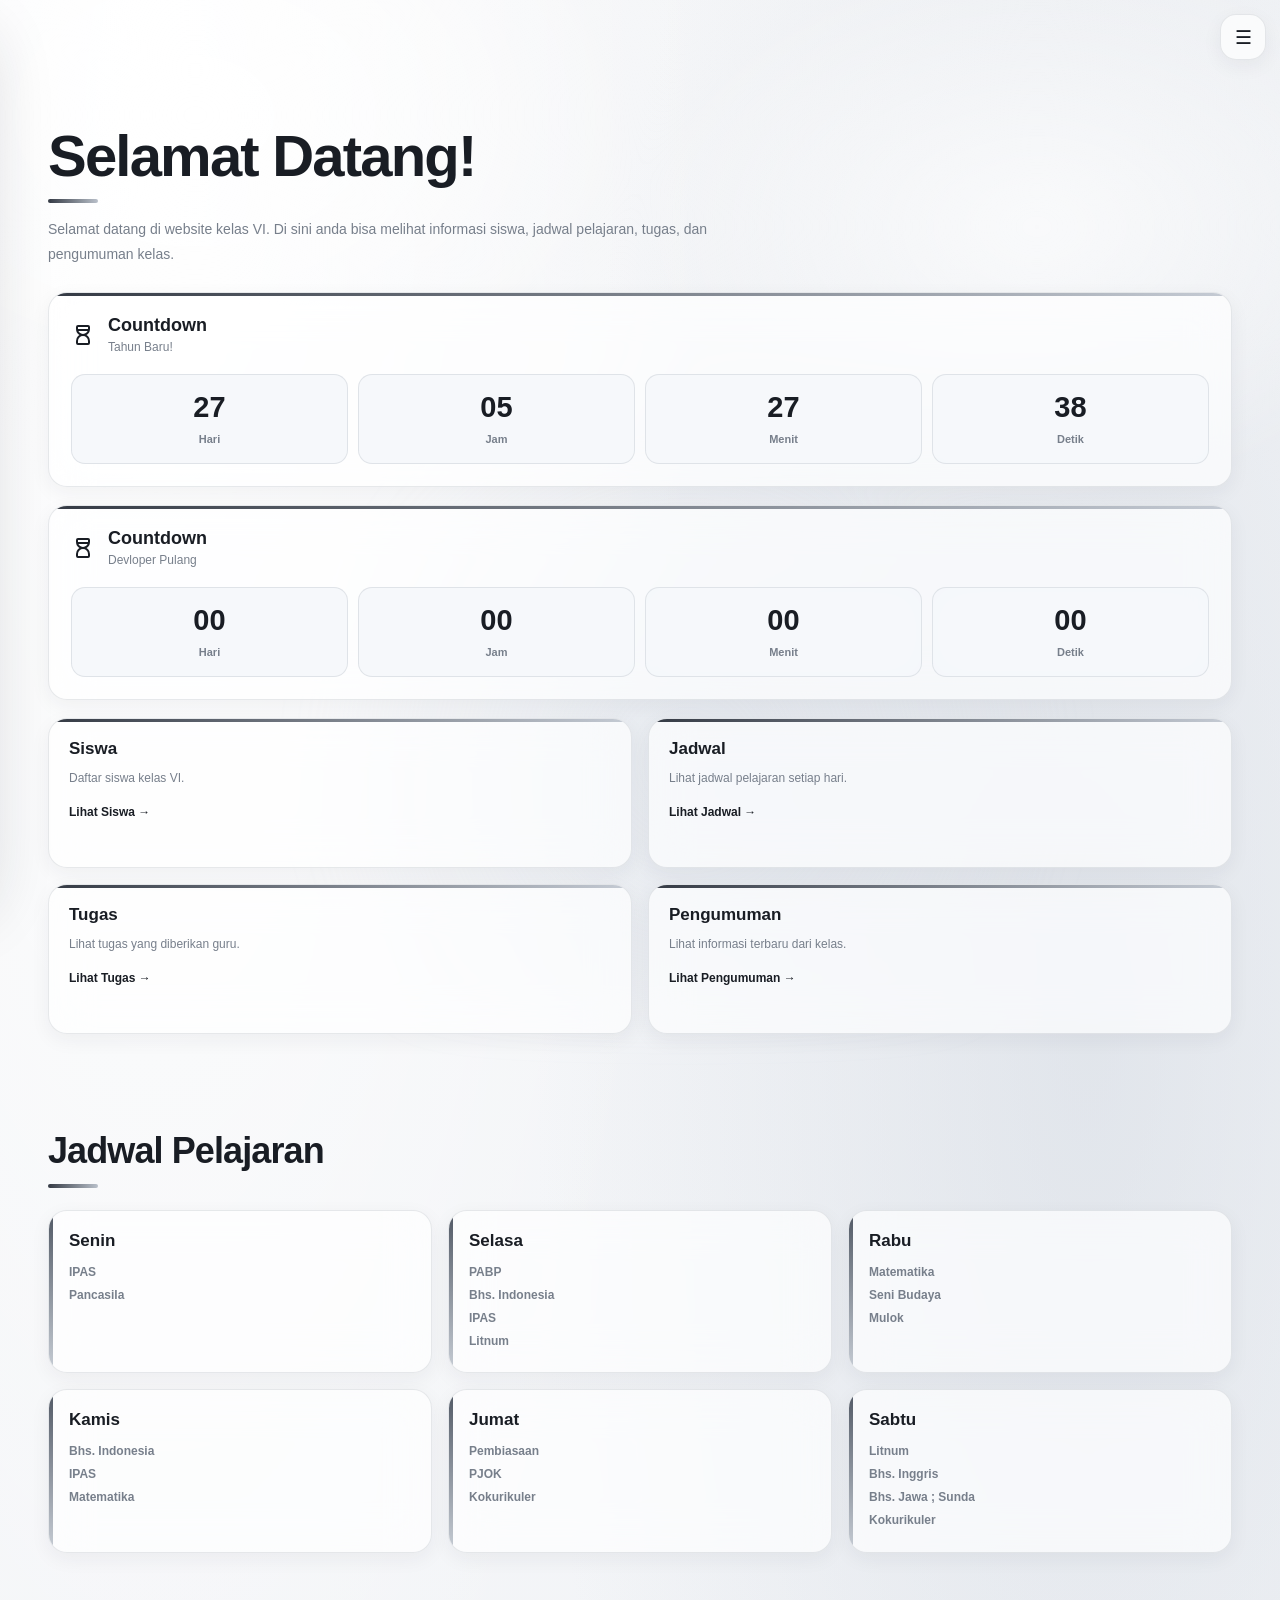
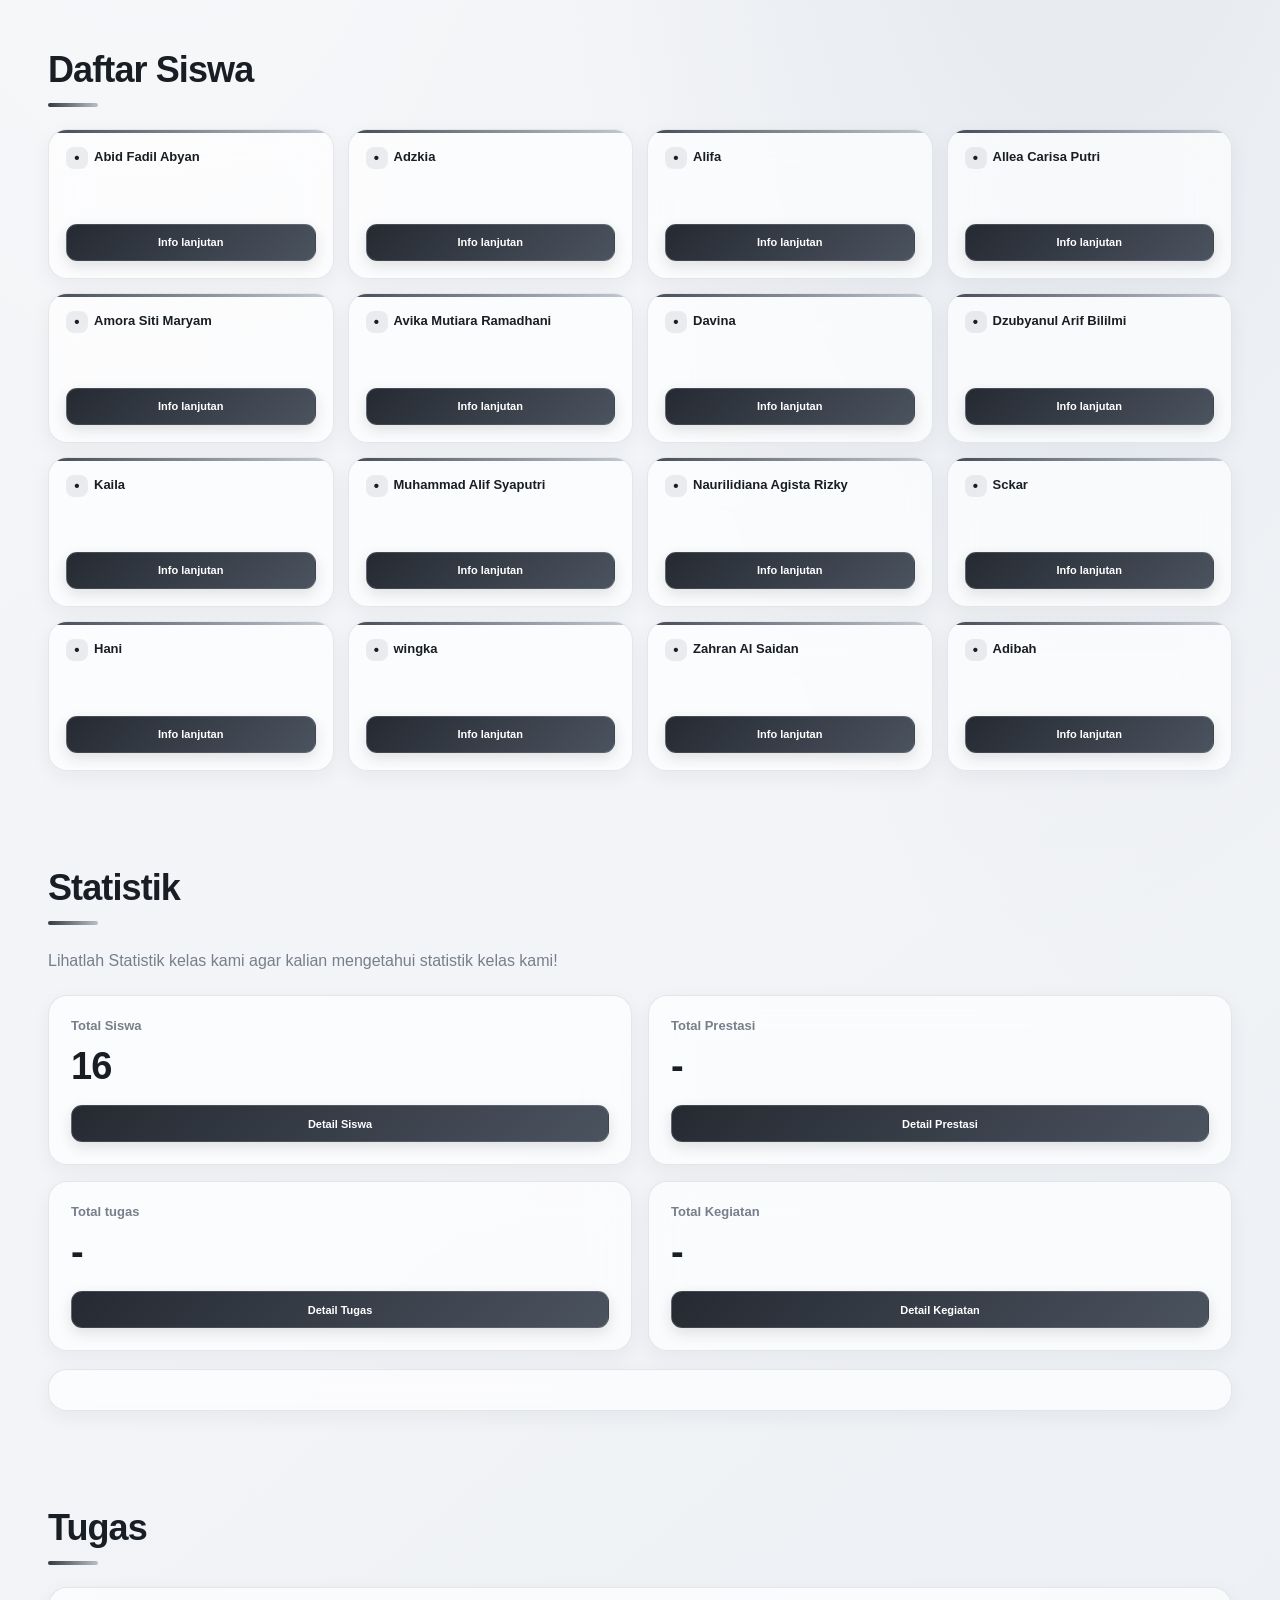
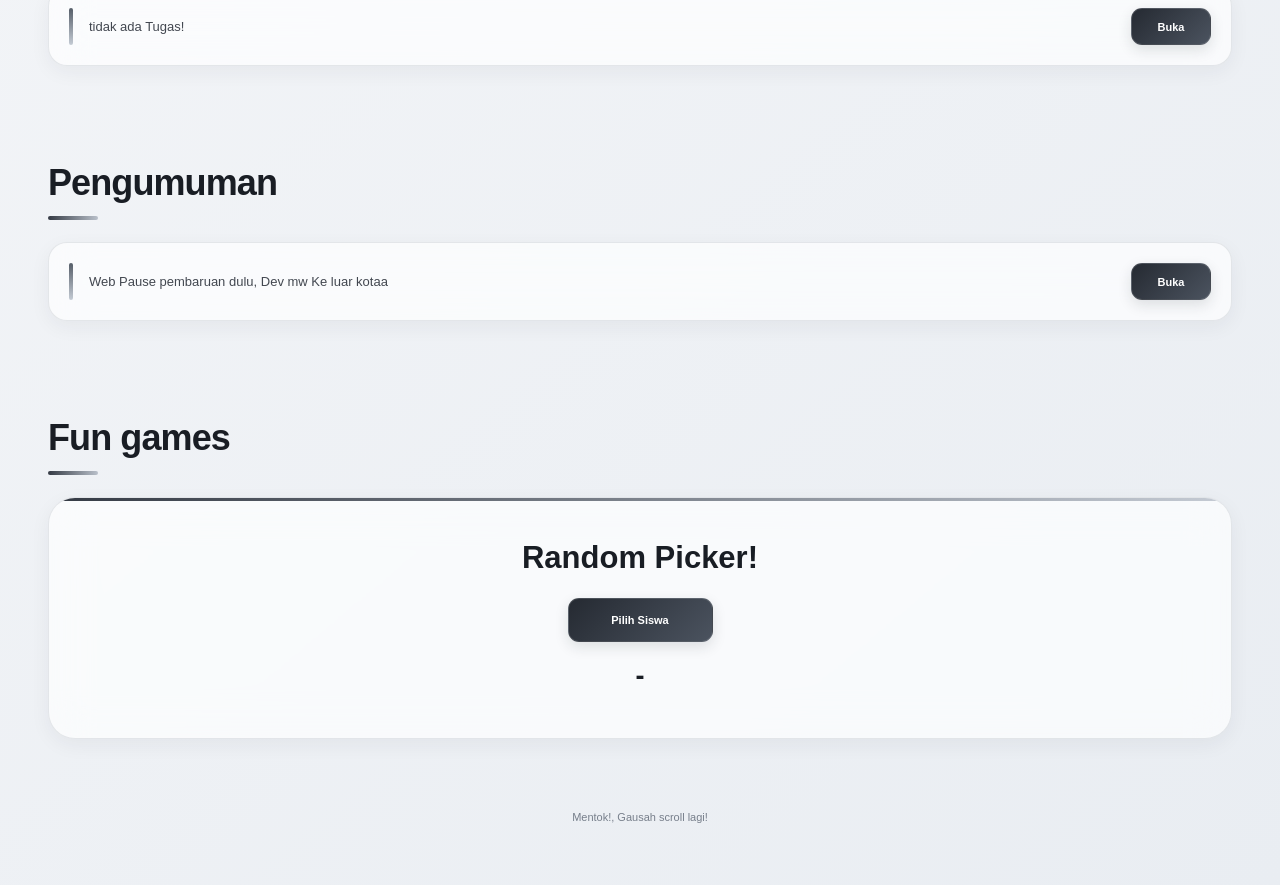
<file: index.html>
<!DOCTYPE html>
<html lang="id">

<head>
    <meta charset="UTF-8">
    <meta name="viewport" content="width=device-width, initial-scale=1.0">
    <meta name="google-site-verification" content="yVmpKDWF6M1UAur2NxdoeUus-ca5rGnGaE4Rs-OZgmA" />    
    <title>Web Kelas VI Necipat</title>
    <link rel="icon" type="image/jpeg" href="Icon.png">
    <link rel="stylesheet" href="style.css">
    <script src="script.js" defer></script>
</head>

<body>

    <!-- Sidebar -->

    <nav class="sidebar hidden" id="sidebar">

        <div class="logo">
            <img src="Icon.png" alt="fotokelas">
            <p>KELAS VI NECIPAT</p>
        </div>

        <a href="#home">


            <svg xmlns="http://www.w3.org/2000/svg" width="20" height="20" viewBox="0 0 24 24" fill="none"
                stroke="currentColor" stroke-width="2" stroke-linecap="round" stroke-linejoin="round"
                class="icon icon-tabler icons-tabler-outline icon-tabler-home">

                <path stroke="none" d="M0 0h24v24H0z" fill="none" />
                <path d="M5 12l-2 0l9 -9l9 9l-2 0" />
                <path d="M5 12v7a2 2 0 0 0 2 2h10a2 2 0 0 0 2 -2v-7" />
                <path d="M9 21v-6a2 2 0 0 1 2 -2h2a2 2 0 0 1 2 2v6" />
            </svg>

            <span> Home</span>

        </a>
        <a href="#jadwal">

            <svg xmlns="http://www.w3.org/2000/svg" width="24" height="24" viewBox="0 0 24 24" fill="none"
                stroke="currentColor" stroke-width="2" stroke-linecap="round" stroke-linejoin="round"
                class="icon icon-tabler icons-tabler-outline icon-tabler-calendar-event">
                <path stroke="none" d="M0 0h24v24H0z" fill="none" />
                <path d="M4 7a2 2 0 0 1 2 -2h12a2 2 0 0 1 2 2v12a2 2 0 0 1 -2 2h-12a2 2 0 0 1 -2 -2l0 -12" />
                <path d="M16 3l0 4" />
                <path d="M8 3l0 4" />
                <path d="M4 11l16 0" />
                <path d="M8 15h2v2h-2l0 -2" />
            </svg>

            <span> Jadwal</span>
        </a>
        <a href="#siswa">
            <svg xmlns="http://www.w3.org/2000/svg" width="24" height="24" viewBox="0 0 24 24" fill="none"
                stroke="currentColor" stroke-width="2" stroke-linecap="round" stroke-linejoin="round"
                class="icon icon-tabler icons-tabler-outline icon-tabler-users">
                <path stroke="none" d="M0 0h24v24H0z" fill="none" />
                <path d="M5 7a4 4 0 1 0 8 0a4 4 0 1 0 -8 0" />
                <path d="M3 21v-2a4 4 0 0 1 4 -4h4a4 4 0 0 1 4 4v2" />
                <path d="M16 3.13a4 4 0 0 1 0 7.75" />
                <path d="M21 21v-2a4 4 0 0 0 -3 -3.85" />
            </svg>

            <span> Siswa</span>
        </a>
        <a href="#tugas">
            <svg xmlns="http://www.w3.org/2000/svg" width="24" height="24" viewBox="0 0 24 24" fill="none"
                stroke="currentColor" stroke-width="2" stroke-linecap="round" stroke-linejoin="round"
                class="icon icon-tabler icons-tabler-outline icon-tabler-book">
                <path stroke="none" d="M0 0h24v24H0z" fill="none" />
                <path d="M3 19a9 9 0 0 1 9 0a9 9 0 0 1 9 0" />
                <path d="M3 6a9 9 0 0 1 9 0a9 9 0 0 1 9 0" />
                <path d="M3 6l0 13" />
                <path d="M12 6l0 13" />
                <path d="M21 6l0 13" />
            </svg>

            <span> Tugas</span>
        </a>
        <a href="#pengumuman">
            <svg xmlns="http://www.w3.org/2000/svg" width="24" height="24" viewBox="0 0 24 24" fill="none"
                stroke="currentColor" stroke-width="2" stroke-linecap="round" stroke-linejoin="round"
                class="icon icon-tabler icons-tabler-outline icon-tabler-speakerphone">
                <path stroke="none" d="M0 0h24v24H0z" fill="none" />
                <path d="M18 8a3 3 0 0 1 0 6" />
                <path d="M10 8v11a1 1 0 0 1 -1 1h-1a1 1 0 0 1 -1 -1v-5" />
                <path
                    d="M12 8l4.524 -3.77a.9 .9 0 0 1 1.476 .692v12.156a.9 .9 0 0 1 -1.476 .692l-4.524 -3.77h-8a1 1 0 0 1 -1 -1v-4a1 1 0 0 1 1 -1h8" />
            </svg>

            <span> Pengumuman</span>
        </a>
        <a href="#fun-games">
            <svg xmlns="http://www.w3.org/2000/svg" width="24" height="24" viewBox="0 0 24 24" fill="none"
                stroke="currentColor" stroke-width="2" stroke-linecap="round" stroke-linejoin="round"
                class="icon icon-tabler icons-tabler-outline icon-tabler-device-gamepad-2">
                <path stroke="none" d="M0 0h24v24H0z" fill="none" />
                <path
                    d="M12 5h3.5a5 5 0 0 1 0 10h-5.5l-4.015 4.227a2.3 2.3 0 0 1 -3.923 -2.035l1.634 -8.173a5 5 0 0 1 4.904 -4.019h3.4" />
                <path d="M14 15l4.07 4.284a2.3 2.3 0 0 0 3.925 -2.023l-1.6 -8.232" />
                <path d="M8 9v2" />
                <path d="M7 10h2" />
                <path d="M14 10h2" />
            </svg>

            <span> Fun Game</span>
        </a>

        <button id="theme-toggle">🌙 Mode Gelap</button>

        <div class="jam-digital" id="jam-digital">00:00:00</div>
        <div class="tanggal-digital" id="tanggal-digital">1 januari 1111</div>
    </nav>

    <button id="sidebar-toggle">☰</button>


    <!-- Konten Utama -->
    <main class="content">

        <!-- HOME -->
        <section id="home" class="home">
            <h2>Selamat Datang!</h2>
            <p>
                    Selamat datang di website kelas VI.
                    Di sini anda bisa melihat informasi siswa,
                    jadwal pelajaran, tugas, dan pengumuman kelas.
            </p>

            <!--coundown 1-->

            <div class="countdown-widget">

                <div class="countdown-title">

                    <svg xmlns="http://www.w3.org/2000/svg" width="24" height="24" viewBox="0 0 24 24" fill="none"
                        stroke="currentColor" stroke-width="2" stroke-linecap="round" stroke-linejoin="round"
                        class="icon icon-tabler icons-tabler-outline icon-tabler-hourglass-high">
                        <path stroke="none" d="M0 0h24v24H0z" fill="none" />
                        <path d="M6.5 7h11" />
                        <path d="M6 20v-2a6 6 0 1 1 12 0v2a1 1 0 0 1 -1 1h-10a1 1 0 0 1 -1 -1" />
                        <path d="M6 4v2a6 6 0 1 0 12 0v-2a1 1 0 0 0 -1 -1h-10a1 1 0 0 0 -1 1" />
                    </svg>

                    <div>
                        <h2>Countdown</h2>
                        <p>Tahun Baru!</p>
                    </div>
                </div>

                <div class="countdown-time">

                    <div class="countdown-box">
                        <strong id="countdown-days">00</strong>
                        <span>Hari</span>
                    </div>

                    <div class="countdown-box">
                        <strong id="countdown-hours">00</strong>
                        <span>Jam</span>
                    </div>

                    <div class="countdown-box">
                        <strong id="countdown-minutes">00</strong>
                        <span>Menit</span>
                    </div>

                    <div class="countdown-box">
                        <strong id="countdown-seconds">00</strong>
                        <span>Detik</span>
                    </div>

                </div>

            </div>

            <!--Countdown 2-->
            <div class="countdown-widget">

                <div class="countdown-title">

                    <svg xmlns="http://www.w3.org/2000/svg" width="24" height="24" viewBox="0 0 24 24" fill="none"
                        stroke="currentColor" stroke-width="2" stroke-linecap="round" stroke-linejoin="round"
                        class="icon icon-tabler icons-tabler-outline icon-tabler-hourglass-high">
                        <path stroke="none" d="M0 0h24v24H0z" fill="none" />
                        <path d="M6.5 7h11" />
                        <path d="M6 20v-2a6 6 0 1 1 12 0v2a1 1 0 0 1 -1 1h-10a1 1 0 0 1 -1 -1" />
                        <path d="M6 4v2a6 6 0 1 0 12 0v-2a1 1 0 0 0 -1 -1h-10a1 1 0 0 0 -1 1" />
                    </svg>

                    <div>
                        <h2>Countdown</h2>
                        <p>Devloper Pulang</p>
                    </div>
                </div>

                <div class="countdown-time">

                    <div class="countdown-box">
                        <strong id="countdown-days2">00</strong>
                        <span>Hari</span>
                    </div>

                    <div class="countdown-box">
                        <strong id="countdown-hours2">00</strong>
                        <span>Jam</span>
                    </div>

                    <div class="countdown-box">
                        <strong id="countdown-minutes2">00</strong>
                        <span>Menit</span>
                    </div>

                    <div class="countdown-box">
                        <strong id="countdown-seconds2">00</strong>
                        <span>Detik</span>
                    </div>

                </div>

            </div>
            <!--home ifno-->

            <div class="home-info">

                <div class="info-card">
                    <h2>Siswa</h2>
                    <p>Daftar siswa kelas VI.</p>
                    <a href="#siswa">Lihat Siswa</a>
                    
                </div>

                <div class="info-card">
                    <h2>Jadwal</h2>
                    <p>Lihat jadwal pelajaran setiap hari.</p> 
                    <a href="#jadwal">Lihat Jadwal</a>
                </div>

                <div class="info-card">
                    <h2>Tugas</h2>
                    <p>Lihat tugas yang diberikan guru.</p>
                    <a href="#tugas">Lihat Tugas</a>
                </div>

                <div class="info-card">
                    <h2>Pengumuman</h2> 
                    <p>Lihat informasi terbaru dari kelas.</p>
                    <a href="#pengumuman">Lihat Pengumuman</a>
                </div>

            </div>
        </section>


        <!-- JADWAL -->
        <section id="jadwal">

            <h2>Jadwal Pelajaran</h2>

            <div class="jadwal-container">

                <div class="senin">
                    <h2>Senin</h2>
                    <p>
                        IPAS<br>
                        Pancasila
                    </p>
                </div>

                <div class="selasa">
                    <h2>Selasa</h2>
                    <p>
                        PABP<br>
                        Bhs. Indonesia<br>
                        IPAS<br>
                        Litnum
                    </p>
                </div>

                <div class="rabu">
                    <h2>Rabu</h2>
                    <p>
                        Matematika<br>
                        Seni Budaya<br>
                        Mulok
                    </p>
                </div>

                <div class="kamis">
                    <h2>Kamis</h2>
                    <p>
                        Bhs. Indonesia<br>
                        IPAS<br>
                        Matematika
                    </p>
                </div>

                <div class="jumat">
                    <h2>Jumat</h2>
                    <p>
                        Pembiasaan<br>
                        PJOK<br>
                        Kokurikuler
                    </p>
                </div>

                <div class="sabtu">
                    <h2>Sabtu</h2>
                    <p>
                        Litnum<br>
                        Bhs. Inggris<br>
                        Bhs. Jawa ; Sunda<br>
                        Kokurikuler
                    </p>
                </div>

            </div>

        </section>

        <!-- SISWA -->
        <section id="siswa">

            <h2>Daftar Siswa</h2>

            <div class="siswa">

                <div class="fadil">
                    <h2>Abid Fadil Abyan</h2>
                    <button id="buka-modal-fadil">Info lanjutan</button>
                </div>

                <div class="adzkia">
                    <h2>Adzkia</h2>
                    <button id="buka-modal-adzkia">Info lanjutan</button>
                </div>

                <div class="alifa">
                    <h2>Alifa</h2>
                    <button id="buka-modal-alifa">Info lanjutan</button>
                </div>

                <div class="allea">
                    <h2>Allea Carisa Putri</h2>
                    <button id="buka-modal-allea">Info lanjutan</button>
                </div>

                <div class="amora">
                    <h2>Amora Siti Maryam</h2>
                    <button id="buka-modal-amora">Info lanjutan</button>
                </div>

                <div class="avika">
                    <h2>Avika Mutiara Ramadhani</h2>
                    <button id="buka-modal-avika">Info lanjutan</button>
                </div>

                <div class="davina">
                    <h2>Davina</h2>
                    <button id="buka-modal-davina">Info lanjutan</button>
                </div>

                <div class="byan">
                    <h2>Dzubyanul Arif Bililmi</h2>
                    <button id="buka-modal-byan">Info lanjutan</button>
                </div>

                <div class="kaila">
                    <h2>Kaila</h2>
                    <button id="buka-modal-kaila">Info lanjutan</button>
                </div>

                <div class="alif">
                    <h2>Muhammad Alif Syaputri</h2>
                    <button id="buka-modal-alif">Info lanjutan</button>
                </div>

                <div class="agis">
                    <h2>Naurilidiana Agista Rizky</h2>
                    <button id="buka-modal-agis">Info lanjutan</button>
                </div>

                <div class="sckar">
                    <h2>Sckar</h2>
                    <button id="buka-modal-sckar">Info lanjutan</button>
                </div>

                <div class="hani">
                    <h2>Hani</h2>
                    <button id="buka-modal-hani">Info lanjutan</button>
                </div>

                <div class="wingka">
                    <h2>wingka</h2>
                    <button id="buka-modal-wingka">Info lanjutan</button>
                </div>

                <div class="zahran">
                    <h2>Zahran Al Saidan</h2>
                    <button id="buka-modal-zahran">Info lanjutan</button>
                </div>

                <div class="adibah">
                    <h2>Adibah</h2>
                    <button id="buka-modal-adibah">Info lanjutan</button>
                </div>


            </div>

        </section>

        <!--MODAL-->

        <div class="modal" id="modal-fadil">
            <div class="modal-content">

                <button class="modal-close" id="tutup-modal-fadil">X</button>

                <h2>Fadil Abid Abyan</h2>

                <p>Nama Panjang: Abid Fadil Abyan</p>
                <p>Jabatan: -</p>
                <p>Hobi: -</p>
                <p>Kata-Kata: "-"</p>
            </div>
        </div>

        <div class="modal" id="modal-adzkia">
            <div class="modal-content">

                <button class="modal-close" id="tutup-modal-adzkia">X</button>

                <h2>Adzkia</h2>

                <p>Nama Panjang: -</p>
                <p>Jabatan: Murid biasa</p>
                <p>Hobi: Voli</p>
                <p>Kata-Kata: "bngke"</p>
            </div>
        </div>

        <div class="modal" id="modal-alifa">
            <div class="modal-content">

                <button class="modal-close" id="tutup-modal-alifa">X</button>

                <h2>Alifa</h2>

                <p>Nama Panjang: </p>
                <p>Jabatan: Murid biasa</p>
                <p>Hobi: Voli</p>
                <p>Kata-Kata: "anjay"</p>
            </div>
        </div>

        <div class="modal" id="modal-allea">
            <div class="modal-content">

                <button class="modal-close" id="tutup-modal-allea">X</button>

                <h2>Allea</h2>

                <p>Nama Panjang: </p>
                <p>Jabatan: -</p>
                <p>Hobi: -</p>
                <p>Kata-Kata: "-"</p>
            </div>
        </div>

        <div class="modal" id="modal-amora">
            <div class="modal-content">

                <button class="modal-close" id="tutup-modal-amora">X</button>

                <h2>Amora</h2>

                <p>Nama Panjang: Amora Siti Maryam</p>
                <p>Jabatan: -</p>
                <p>Hobi: -</p>
                <p>Kata-Kata: "-"</p>
            </div>
        </div>

        <div class="modal" id="modal-avika">
            <div class="modal-content">

                <button class="modal-close" id="tutup-modal-avika">X</button>

                <h2>Avika</h2>

                <p>Nama Panjang: Avika Mutiara Ramadhani</p>
                <p>Jabatan: Bendahara 1</p>
                <p>Hobi: -</p>
                <p>Kata-Kata: "-"</p>
            </div>
        </div>

        <div class="modal" id="modal-davina">
            <div class="modal-content">

                <button class="modal-close" id="tutup-modal-davina">X</button>

                <h2>Davina</h2>

                <p>Nama Panjang: </p>
                <p>Jabatan: -</p>
                <p>Hobi: -</p>
                <p>Kata-Kata: "-"</p>
            </div>
        </div>

        <div class="modal" id="modal-byan">
            <div class="modal-content">

                <button class="modal-close" id="tutup-modal-byan">X</button>

                <h2>Dzubyanul Arif bililmi</h2>

                <p>Nama Panjang: Dzubyanul Arif Bililmi</p>
                <p>Jabatan: -</p>
                <p>Hobi: -</p>
                <p>Kata-Kata: "-"</p>
            </div>
        </div>

        <div class="modal" id="modal-kaila">
            <div class="modal-content">

                <button class="modal-close" id="tutup-modal-kaila">X</button>

                <h2>Kaila</h2>

                <p>Nama Panjang: -</p>
                <p>Jabatan: -</p>
                <p>Hobi: -</p>
                <p>Kata-Kata: "-"</p>
            </div>
        </div>

        <div class="modal" id="modal-alif">
            <div class="modal-content">

                <button class="modal-close" id="tutup-modal-alif">X</button>

                <h2>Muhammad Alif Syaputri</h2>

                <p>Nama Panjang: Muhammad Alif Syaputra</p>
                <p>Jabatan: -</p>
                <p>Hobi: -</p>
                <p>Kata-Kata: "Dipuji tidak terbang, dihina tiap hari bang"</p>
            </div>
        </div>

        <div class="modal" id="modal-agis">
            <div class="modal-content">

                <button class="modal-close" id="tutup-modal-agis">X</button>

                <h2>Naurilidiana Agista Rizky</h2>

                <p>Nama Panjang: Naurilidiana Agista Rizky</p>
                <p>Jabatan: -</p>
                <p>Hobi: -</p>
                <p>Kata-Kata: "-"</p>
            </div>
        </div>

        <div class="modal" id="modal-sckar">
            <div class="modal-content">

                <button class="modal-close" id="tutup-modal-sckar">X</button>

                <h2>Sckar</h2>

                <p>Nama Panjang: </p>
                <p>Jabatan: -</p>
                <p>Hobi: -</p>
                <p>Kata-Kata: "-"</p>
            </div>
        </div>

        <div class="modal" id="modal-hani">
            <div class="modal-content">

                <button class="modal-close" id="tutup-modal-hani">X</button>

                <h2>Hani</h2>

                <p>Nama Panjang: -</p>
                <p>Jabatan: -</p>
                <p>Hobi: -</p>
                <p>Kata-Kata: "-"</p>
            </div>
        </div>

        <div class="modal" id="modal-wingka">
            <div class="modal-content">

                <button class="modal-close" id="tutup-modal-wingka">X</button>

                <h2>wingka</h2>

                <p>Nama Panjang: -</p>
                <p>Jabatan: -</p>
                <p>Hobi: -</p>
                <p>Kata-Kata: "-"</p>
            </div>
        </div>

        <div class="modal" id="modal-zahran">
            <div class="modal-content">
                <button class="modal-close" id="tutup-modal-zahran">X</button>

                <h2>Zahran Al Saidan</h2>

                <p>Nama Panjang: Zahran Al Saidan</p>
                <p>Jabatan: Wakil Ketua Kelas</p>
                <p>Hobi: Engginering</p>
                <p>Kata-Kata: blyat</p>
            </div>
        </div>

        <div class="modal" id="modal-adibah">
            <div class="modal-content">

                <button class="modal-close" id="tutup-modal-adibah">X</button>

                <h2>Adibah</h2>

                <p>Nama Panjang: -</p>
                <p>Jabatan: -</p>
                <p>Hobi: -</p>
                <p>Kata-Kata: "-"</p>
            </div>
        </div>

        <!--Statistik-->
        <section class="statistik-section" id="statistik-section">
            <h2>Statistik</h2>

            <p>Lihatlah Statistik kelas kami agar kalian mengetahui statistik kelas kami!</p>

            <div class="statistik-grid" id="statistik-grid">
                <div class="statistik-card" id="statistik-card-siswa">
                    <h3>Total Siswa</h3>
                    <p>16</p>
                    <button class="button-statistik" id="button--siswa">Detail Siswa</button>
                </div>

                <div class="statistik-card" id="statistik-card-prestasi">
                    <h3>Total Prestasi</h3>
                    <p>-</p>
                    <button class="button-statistik" id="button-prestasi">Detail Prestasi</button>
                </div>

                <div class="statistik-card" id="statistik-card-tugas">
                    <h3>Total tugas</h3>
                    <p>-</p>
                    <button class="button-statistik" id="button-tugas">Detail Tugas</button>
                </div>

                <div class="statistik-card" id="statistik-card-kegiatan">
                    <h3>Total Kegiatan</h3>
                    <p>-</p>
                    <button class="button-statistik" id="button-kegiatan">Detail Kegiatan</button>
                </div>
            </div>

            <div class="data-lanjutan" id="data-lanjutan">
            </div>
        </section>

        <!-- TUGAS -->
        <section id="tugas">

            <h2>Tugas</h2>

            <div class="tugas-card">
                <p>tidak ada Tugas!</p>
                <button id="buka-modal-tugas1">Buka</button>
            </div>

        </section>

        <div class="modaltugas" id="modaltugas1">
            <div class="modal-content">
                <p>Tidak Ada Tugas!</p>
            </div>
        </div>


        <!-- PENGUMUMAN -->
        <section id="pengumuman">

            <h2>Pengumuman</h2>

            <div class="pengumuman-card">
                <p>Web Pause pembaruan dulu, Dev mw Ke luar kotaa</p>
                <button id="bukamodalpengumuman1">Buka</button>
            </div>

        </section>

        <Div class="modalpengumuman1" id="modalpengumuman1">
            <div class="modal-content">
                <p>Web Pause pembaruan dulu, Dev mw Ke luar kotaa</p>
            </div>
        </Div>


        <!--Fun Games-->
        <Section id="fun-games">
            <h2>Fun games</h2>

            <div class="random-picker">
                <h2 id="judul-RP">Random Picker!</h2>
                <button id="tombol-random">Pilih Siswa</button>
                <h2 id="hasil-random">-</h2>
            </div>
        </Section>

        <div class="bottom">
            <p>Mentok!, Gausah scroll lagi!</p>
        </div>

        <!--Programmernya zahran wkkwkwkwkwkwkwkkwkwkwkw-->
</body>

</html>
</file>
<file: style.css>
/* ==================================================
   KELAS VI NECIPAT — CLOUD UI
   Monochrome • Glassmorphism • Responsive • Dark Mode
   ================================================== */

/* RESET */
*,
*::before,
*::after {
    box-sizing: border-box;
    margin: 0;
    padding: 0;
}

html {
    scroll-behavior: smooth;
    scroll-padding-top: 24px;
}

:root {
    color-scheme: light;

    --bg: #f2f4f7;
    --surface: rgba(255, 255, 255, 0.68);
    --surface-solid: #ffffff;
    --surface-soft: rgba(245, 247, 250, 0.82);

    --text: #424750;
    --heading: #191d24;
    --muted: #777f8b;

    --line: rgba(112, 123, 138, 0.17);
    --line-strong: rgba(85, 96, 110, 0.28);

    --primary: #343a44;
    --primary-hover: #20252d;
    --primary-soft: rgba(95, 105, 120, 0.11);

    --shadow-sm: 0 6px 20px rgba(37, 44, 54, 0.055);
    --shadow-md: 0 14px 38px rgba(37, 44, 54, 0.09);
    --shadow-lg: 0 22px 65px rgba(25, 31, 40, 0.15);

    --radius-sm: 12px;
    --radius-md: 19px;
    --radius-lg: 27px;

    --ease: cubic-bezier(0.2, 0.75, 0.25, 1);
}

body.dark-mode {
    color-scheme: dark;

    --bg: #12151a;
    --surface: rgba(31, 35, 42, 0.75);
    --surface-solid: #20242b;
    --surface-soft: rgba(37, 42, 50, 0.9);

    --text: #d1d5dc;
    --heading: #f2f4f7;
    --muted: #9ba2ad;

    --line: rgba(190, 198, 210, 0.12);
    --line-strong: rgba(190, 198, 210, 0.22);

    --primary: #d8dce3;
    --primary-hover: #ffffff;
    --primary-soft: rgba(210, 216, 225, 0.09);

    --shadow-sm: 0 6px 22px rgba(0, 0, 0, 0.15);
    --shadow-md: 0 14px 38px rgba(0, 0, 0, 0.23);
    --shadow-lg: 0 22px 65px rgba(0, 0, 0, 0.38);
}

body {
    min-height: 100vh;
    overflow-x: hidden;
    position: relative;

    font-family: Inter, "Segoe UI", Arial, sans-serif;
    color: var(--text);

    background:
        radial-gradient(
            ellipse at 12% 3%,
            rgba(255, 255, 255, 0.95),
            transparent 35%
        ),
        radial-gradient(
            ellipse at 85% 25%,
            rgba(205, 212, 222, 0.48),
            transparent 36%
        ),
        linear-gradient(140deg, #f5f6f8, var(--bg) 60%, #e9edf2);

    transition: background 0.3s ease, color 0.3s ease;
}

body.dark-mode {
    background:
        radial-gradient(
            ellipse at 15% 0%,
            rgba(220, 227, 237, 0.055),
            transparent 35%
        ),
        radial-gradient(
            ellipse at 90% 25%,
            rgba(150, 160, 176, 0.055),
            transparent 35%
        ),
        linear-gradient(140deg, #171a20, var(--bg) 65%, #191d24);
}

/* CLOUD BACKGROUND */
body::before {
    content: "";
    position: fixed;
    inset: -12%;
    z-index: -1;
    pointer-events: none;

    background:
        radial-gradient(
            ellipse at 22% 20%,
            rgba(255, 255, 255, 0.82),
            transparent 27%
        ),
        radial-gradient(
            ellipse at 75% 30%,
            rgba(255, 255, 255, 0.75),
            transparent 25%
        ),
        radial-gradient(
            ellipse at 53% 78%,
            rgba(213, 220, 230, 0.38),
            transparent 32%
        );

    filter: blur(28px);
    animation: cloudFloat 32s ease-in-out infinite alternate;
}

body.dark-mode::before {
    opacity: 0.3;
}

@keyframes cloudFloat {
    from {
        transform: translate3d(-1%, 0, 0) scale(1);
    }

    to {
        transform: translate3d(1%, -1%, 0) scale(1.04);
    }
}

button,
a {
    font: inherit;
    -webkit-tap-highlight-color: transparent;
}

button {
    border: 0;
    cursor: pointer;
}

a {
    color: inherit;
}

img {
    display: block;
    max-width: 100%;
}

::selection {
    background: rgba(115, 125, 140, 0.22);
    color: var(--heading);
}

/* GLASS SURFACE */
.sidebar,
.info-card,
.jadwal-container > div,
.siswa > div,
.countdown-widget,
.countdown-box,
.random-picker,
.statistik-card,
.data-lanjutan,
.tugas-card,
.pengumuman-card,
.modal-content,
#theme-toggle,
#sidebar-toggle {
    border: 1px solid var(--line);
    background: var(--surface);

    -webkit-backdrop-filter: blur(20px) saturate(130%);
    backdrop-filter: blur(20px) saturate(130%);

    box-shadow: var(--shadow-sm);
}

/* SIDEBAR */
.sidebar {
    position: fixed;
    top: 10px;
    bottom: 10px;
    left: 10px;

    z-index: 2000;
    width: min(260px, calc(100vw - 20px));

    display: flex;
    flex-direction: column;
    gap: 6px;

    padding: 16px 12px;
    overflow-x: hidden;
    overflow-y: auto;

    border-radius: var(--radius-lg);
    background: var(--surface);

    box-shadow: var(--shadow-lg);

    transform: translateX(calc(-100% - 20px));

    transition:
        transform 0.35s var(--ease),
        background 0.3s ease;
}

.sidebar:not(.hidden) {
    transform: translateX(0);
}

.logo {
    position: relative;
    padding: 10px 7px 18px;
    margin-bottom: 7px;
    text-align: center;
}

.logo img {
    width: 66px;
    height: 66px;

    margin: 0 auto 11px;
    object-fit: cover;

    border: 1px solid var(--line-strong);
    border-radius: 21px;

    box-shadow: var(--shadow-md);
}

.logo p {
    color: var(--heading);
    font-size: 10px;
    font-weight: 850;
    letter-spacing: 1.5px;
}

.logo::after {
    content: "";
    position: absolute;
    bottom: 0;
    left: 8%;
    right: 8%;

    height: 1px;
    background: var(--line);
}

.sidebar a {
    display: flex;
    align-items: center;
    gap: 9px;

    min-height: 44px;
    padding: 10px 12px;

    border: 1px solid transparent;
    border-radius: 14px;

    color: var(--muted);
    text-decoration: none;

    font-size: 12px;
    font-weight: 750;

    transition:
        color 0.2s ease,
        background 0.2s ease,
        transform 0.2s var(--ease);
}

.sidebar a svg {
    flex-shrink: 0;
}

.sidebar a::after {
    content: "›";
    margin-left: auto;
    opacity: 0.5;
    font-size: 18px;
}

.sidebar a:hover,
.sidebar a.active {
    color: #ffffff;
    background: linear-gradient(135deg, #20252d, #505864);
    transform: translateX(2px);
}

body.dark-mode .sidebar a:hover,
body.dark-mode .sidebar a.active {
    color: #191d24;
    background: linear-gradient(135deg, #e3e6eb, #b7bec8);
}

#theme-toggle {
    width: 100%;
    min-height: 44px;

    margin-top: 7px;
    padding: 10px 12px;

    border-radius: 13px;
    color: var(--text);

    text-align: left;
    font-size: 11px;
    font-weight: 800;

    transition: transform 0.2s ease, background 0.2s ease;
}

#theme-toggle:hover {
    background: var(--surface-soft);
    transform: translateY(-2px);
}

.jam-digital {
    margin-top: auto;
    padding: 16px 5px 5px;

    color: var(--heading);
    text-align: center;

    font-size: 23px;
    font-weight: 900;
    font-variant-numeric: tabular-nums;
    letter-spacing: 0.8px;
}

.jam-digital::before {
    content: "LIVE CLOCK";
    display: block;
    margin-bottom: 5px;

    color: var(--muted);
    font-size: 8px;
    font-weight: 850;
    letter-spacing: 2px;
}

.tanggal-digital {
    padding: 0 4px 5px;

    color: var(--muted);
    text-align: center;
    font-size: 10px;
}

/* MENU TOGGLE */
#sidebar-toggle {
    position: fixed;
    top: 14px;
    right: 14px;
    z-index: 2100;

    display: grid;
    place-items: center;

    width: 46px;
    height: 46px;

    border-radius: 16px;
    color: var(--heading);

    cursor: pointer;
    font-size: 19px;

    -webkit-backdrop-filter: blur(20px);
    backdrop-filter: blur(20px);

    transition:
        transform 0.2s var(--ease),
        background 0.2s ease;
}

#sidebar-toggle:hover {
    background: var(--surface-soft);
    transform: translateY(-2px);
}

#sidebar-toggle:active {
    transform: scale(0.96);
}

/* MAIN CONTENT */
.content {
    width: 100%;
    margin: 0 auto;

    padding: 78px clamp(16px, 4vw, 48px) 50px;

    transition: padding 0.3s ease;
}

section {
    width: 100%;
    padding: clamp(28px, 4vw, 48px) 0;
    scroll-margin-top: 20px;
}

section > h2 {
    margin-bottom: 22px;

    color: var(--heading);
    font-size: clamp(25px, 3vw, 36px);
    font-weight: 850;
    letter-spacing: -0.9px;
}

section > h2::after {
    content: "";
    display: block;

    width: 50px;
    height: 4px;

    margin-top: 12px;
    border-radius: 999px;

    background: linear-gradient(90deg, #343a44, #b9c0ca);
}

body.dark-mode section > h2::after {
    background: linear-gradient(90deg, #e1e5eb, #697381);
}

/* HOME */
#home > h2 {
    max-width: 850px;
    margin-bottom: 14px;

    color: var(--heading);
    font-size: clamp(34px, 6vw, 58px);
    font-weight: 900;
    line-height: 1.05;
    letter-spacing: -1.8px;
}

#home > p {
    max-width: 700px;
    margin-bottom: 25px;

    color: var(--muted);
    font-size: 14px;
    line-height: 1.8;
}

/* HOME INFO CARDS */
.home-info {
    display: grid;
    grid-template-columns: repeat(2, minmax(0, 1fr));
    gap: 16px;
}

.info-card {
    position: relative;
    min-width: 0;
    min-height: 150px;

    padding: 20px;
    overflow: hidden;

    border-radius: var(--radius-md);

    transition:
        transform 0.24s var(--ease),
        box-shadow 0.24s ease;
}

.info-card::before,
.countdown-widget::before,
.random-picker::before {
    content: "";
    position: absolute;
    top: 0;
    left: 0;
    right: 0;

    height: 3px;

    background: linear-gradient(90deg, #343a44, #c5cbd4);
}

.info-card h2 {
    margin-bottom: 9px;
    color: var(--heading);
    font-size: 17px;
}

.info-card p {
    margin-bottom: 13px;
    color: var(--muted);
    font-size: 12px;
    line-height: 1.7;
}

.info-card a {
    display: inline-block;

    color: var(--heading);
    text-decoration: none;
    font-size: 12px;
    font-weight: 800;
}

.info-card a::after {
    content: " →";
}

.info-card a:hover {
    text-decoration: underline;
    text-underline-offset: 4px;
}

/* JADWAL */
.jadwal-container {
    display: grid;
    grid-template-columns: repeat(3, minmax(0, 1fr));
    gap: 16px;
}

.jadwal-container > div {
    position: relative;
    min-width: 0;
    min-height: 155px;

    padding: 20px;
    overflow: hidden;

    border-radius: var(--radius-md);

    transition:
        transform 0.24s var(--ease),
        box-shadow 0.24s ease;
}

.jadwal-container > div::before {
    content: "";
    position: absolute;
    top: 0;
    bottom: 0;
    left: 0;

    width: 4px;
    background: linear-gradient(180deg, #505864, #c7cdd5);
}

.jadwal-container h2 {
    margin-bottom: 10px;
    color: var(--heading);
    font-size: 17px;
}

.jadwal-container p {
    color: var(--muted);
    font-size: 12px;
    font-weight: 600;
    line-height: 1.9;
}

.info-card:hover,
.jadwal-container > div:hover,
.siswa > div:hover,
.statistik-card:hover {
    transform: translateY(-4px);
    box-shadow: var(--shadow-md);
}

/* DAFTAR SISWA */
.siswa {
    display: grid;
    grid-template-columns: repeat(4, minmax(0, 1fr));
    gap: 14px;
}

.siswa > div {
    position: relative;
    display: flex;
    flex-direction: column;
    justify-content: space-between;
    gap: 17px;

    min-width: 0;
    min-height: 150px;

    padding: 17px;
    overflow: hidden;

    border-radius: var(--radius-md);

    transition:
        transform 0.24s var(--ease),
        box-shadow 0.24s ease;
}

.siswa > div::before {
    content: "";
    position: absolute;
    top: 0;
    left: 0;
    right: 0;

    height: 3px;
    background: linear-gradient(90deg, #454c57, #c3cad3);
}

.siswa h2 {
    color: var(--heading);
    font-size: 13px;
    line-height: 1.45;
    overflow-wrap: anywhere;
}

.siswa h2::before {
    content: "•";
    display: inline-grid;
    place-items: center;

    width: 22px;
    height: 22px;
    margin-right: 6px;

    border-radius: 8px;

    color: var(--heading);
    background: var(--primary-soft);

    font-size: 15px;
    vertical-align: middle;
}

.siswa button,
.button-statistik,
#tombol-random,
#buka-modal-tugas1,
#bukamodalpengumuman1,
#bukamodalpengumuman2 {
    min-height: 37px;
    padding: 9px 12px;

    border: 1px solid rgba(255, 255, 255, 0.12);
    border-radius: 11px;

    color: #ffffff;
    background: linear-gradient(135deg, #252a32, #4b535f);

    box-shadow: 0 5px 14px rgba(32, 38, 46, 0.13);

    font-size: 11px;
    font-weight: 800;

    transition:
        transform 0.2s ease,
        box-shadow 0.2s ease,
        background 0.2s ease;
}

.siswa button {
    width: 100%;
}

.siswa button:hover,
.button-statistik:hover,
#tombol-random:hover,
#buka-modal-tugas1:hover,
#bukamodalpengumuman1:hover,
#bukamodalpengumuman2:hover {
    background: linear-gradient(135deg, #15191f, #343b45);
    box-shadow: 0 8px 20px rgba(32, 38, 46, 0.2);
    transform: translateY(-2px);
}

body.dark-mode .siswa button,
body.dark-mode .button-statistik,
body.dark-mode #tombol-random,
body.dark-mode #buka-modal-tugas1,
body.dark-mode #bukamodalpengumuman1,
body.dark-mode #bukamodalpengumuman2 {
    color: #171a20;
    background: linear-gradient(135deg, #e2e6ec, #b9c1cc);
}

/* COUNTDOWN */
.countdown-widget {
    position: relative;
    min-width: 0;

    margin: 0 0 18px;
    padding: 22px;

    overflow: hidden;
    border-radius: var(--radius-md);

    transition: transform 0.24s ease, box-shadow 0.24s ease;
}

.countdown-title {
    display: flex;
    align-items: center;
    gap: 13px;

    margin-bottom: 20px;
}

.countdown-title > svg {
    flex-shrink: 0;
    color: var(--heading);
}

.countdown-title h2 {
    margin-bottom: 4px;
    color: var(--heading);
    font-size: 18px;
}

.countdown-title p {
    color: var(--muted);
    font-size: 12px;
}

.countdown-time {
    display: grid;
    grid-template-columns: repeat(4, minmax(0, 1fr));
    gap: 10px;
}

.countdown-box {
    min-width: 0;
    padding: 16px 5px;

    border-radius: 14px;
    background: var(--surface-soft);

    text-align: center;
    box-shadow: none;
}

.countdown-box strong {
    display: block;
    margin-bottom: 5px;

    color: var(--heading);
    font-size: clamp(20px, 3vw, 29px);
    font-weight: 900;
    font-variant-numeric: tabular-nums;
}

.countdown-box span {
    color: var(--muted);
    font-size: 11px;
    font-weight: 700;
}

/* STATISTIK */
.statistik-section > p,
.statistik-section .pembuka {
    margin-bottom: 20px;
    color: var(--muted);
    line-height: 1.8;
}

.statistik-grid {
    display: grid;
    grid-template-columns: repeat(2, minmax(0, 1fr));
    gap: 16px;
}

.statistik-card {
    min-width: 0;
    padding: 22px;

    border-radius: var(--radius-md);

    transition:
        transform 0.24s var(--ease),
        box-shadow 0.24s ease;
}

.statistik-card h3 {
    margin-bottom: 12px;
    color: var(--muted);
    font-size: 13px;
}

.statistik-card p {
    margin-bottom: 17px;
    color: var(--heading);
    font-size: clamp(28px, 4vw, 38px);
    font-weight: 900;
    letter-spacing: -1px;
}

.button-statistik {
    width: 100%;
}

.data-lanjutan {
    margin-top: 18px;
    padding: 20px;

    border-radius: var(--radius-md);
    color: var(--text);
}

.data-lanjutan h3 {
    margin-bottom: 12px;
    color: var(--heading);
}

.grafik-label {
    color: var(--heading);
    font-size: 12px;
    font-weight: 800;
}

.grafik-track {
    overflow: hidden;
    border-radius: 999px;
    background: rgba(130, 140, 153, 0.18);
}

.grafik-laki {
    background: linear-gradient(90deg, #3b424d, #727d8b);
}

.grafik-perempuan {
    background: linear-gradient(90deg, #aab2bd, #d6dbe2);
}

/* TUGAS DAN PENGUMUMAN */
.tugas-card,
.pengumuman-card {
    display: flex;
    align-items: center;
    justify-content: space-between;
    gap: 16px;

    padding: 20px;
    border-radius: var(--radius-md);
}

.tugas-card::before,
.pengumuman-card::before {
    content: "";
    align-self: stretch;
    flex: 0 0 4px;

    border-radius: 999px;
    background: linear-gradient(180deg, #555d68, #c4cbd4);
}

.tugas-card p,
.pengumuman-card p {
    flex: 1;
    color: var(--text);
    font-size: 13px;
    line-height: 1.7;
}

#buka-modal-tugas1,
#bukamodalpengumuman1 {
    flex-shrink: 0;
    min-width: 80px;
}

/* MODAL SISWA */
.modal,
.modaltugas,
.modalpengumuman1,
.modalpengumuman2 {
    position: fixed;
    inset: 0;
    z-index: 3000;

    display: grid;
    place-items: center;

    padding: 16px;
    overflow-y: auto;

    background: rgba(20, 24, 31, 0.45);

    -webkit-backdrop-filter: blur(12px);
    backdrop-filter: blur(12px);

    opacity: 0;
    visibility: hidden;
    pointer-events: none;

    transition:
        opacity 0.25s ease,
        visibility 0.25s ease;
}

.modal.active,
.modaltugas.active,
.modalpengumuman1.active,
.modalpengumuman2.active {
    opacity: 1;
    visibility: visible;
    pointer-events: auto;
}

.modal-content {
    position: relative;
    width: min(100%, 470px);
    max-height: calc(100vh - 32px);

    overflow-y: auto;
    padding: 27px 22px 22px;

    border-radius: 25px;
    color: var(--text);

    transform: translateY(14px) scale(0.98);

    transition: transform 0.28s var(--ease);
}

.modal.active .modal-content,
.modaltugas.active .modal-content,
.modalpengumuman1.active .modal-content,
.modalpengumuman2.active .modal-content {
    transform: translateY(0) scale(1);
}

.modal-content h2 {
    margin-bottom: 18px;
    padding-right: 34px;

    color: var(--heading);
    font-size: 21px;
    line-height: 1.4;
}

.modal-content p {
    margin-top: 8px;
    padding: 11px 12px;

    border: 1px solid var(--line);
    border-radius: 12px;

    color: var(--text);
    font-size: 12px;
    line-height: 1.7;
    overflow-wrap: anywhere;

    background: var(--surface-soft);
}

.modal-close {
    position: absolute;
    top: 13px;
    right: 13px;

    display: grid;
    place-items: center;

    width: 34px;
    height: 34px;

    border: 1px solid var(--line);
    border-radius: 11px;

    color: var(--heading);
    background: var(--surface-soft);

    font-size: 13px;
    font-weight: 900;

    transition:
        background 0.2s ease,
        transform 0.2s ease;
}

.modal-close:hover {
    color: #ffffff;
    background: #343a44;
    transform: rotate(5deg);
}

/* FUN GAMES */
.random-picker {
    position: relative;
    padding: clamp(24px, 5vw, 42px) 18px;

    overflow: hidden;
    border-radius: var(--radius-lg);

    text-align: center;
}

#judul-RP {
    margin-bottom: 22px;
    color: var(--heading);
    font-size: clamp(23px, 4vw, 31px);
    font-weight: 850;
}

#tombol-random {
    min-width: 145px;
    min-height: 44px;
    margin-bottom: 19px;
}

#hasil-random {
    min-height: 35px;
    color: var(--heading);
    font-size: clamp(19px, 4vw, 27px);
    overflow-wrap: anywhere;
}

/* FOOTER */
.bottom {
    padding: 24px 10px 12px;
    text-align: center;
}

.bottom p {
    color: var(--muted);
    font-size: 11px;
}

/* ANIMASI KARTU */
.info-card,
.jadwal-container > div,
.siswa > div,
.statistik-card,
.countdown-widget,
.random-picker {
    animation: cardAppear 0.55s var(--ease) both;
}

@keyframes cardAppear {
    from {
        opacity: 0;
        transform: translateY(8px);
    }

    to {
        opacity: 1;
        transform: translateY(0);
    }
}

/* INTERAKSI KEYBOARD */
button:focus-visible,
a:focus-visible {
    outline: 2px solid var(--primary);
    outline-offset: 3px;
}

/* SCROLLBAR */
::-webkit-scrollbar {
    width: 9px;
    height: 9px;
}

::-webkit-scrollbar-track {
    background: transparent;
}

::-webkit-scrollbar-thumb {
    border: 2px solid transparent;
    border-radius: 99px;

    background: #b9c0ca;
    background-clip: padding-box;
}

body.dark-mode ::-webkit-scrollbar-thumb {
    background: #535c69;
    background-clip: padding-box;
}

/* TABLET */
@media (max-width: 1000px) {
    .siswa {
        grid-template-columns: repeat(3, minmax(0, 1fr));
    }

    .jadwal-container {
        grid-template-columns: repeat(2, minmax(0, 1fr));
    }
}

/* HP */
@media (max-width: 600px) {
    .content {
        padding: 75px 15px 36px;
    }

    section {
        padding: 28px 0;
    }

    section > h2 {
        font-size: 27px;
    }

    #home > h2 {
        font-size: clamp(32px, 9vw, 44px);
        letter-spacing: -1.2px;
    }

    #home > p {
        font-size: 13px;
    }

    .home-info,
    .statistik-grid {
        gap: 10px;
    }

    .info-card {
        min-height: 140px;
        padding: 15px;
    }

    .info-card h2 {
        font-size: 15px;
    }

    .info-card p,
    .info-card a {
        font-size: 11px;
    }

    .jadwal-container {
        gap: 10px;
    }

    .jadwal-container > div {
        min-height: 140px;
        padding: 15px;
    }

    .jadwal-container h2 {
        font-size: 15px;
    }

    .jadwal-container p {
        font-size: 11px;
    }

    .siswa {
        grid-template-columns: repeat(2, minmax(0, 1fr));
        gap: 10px;
    }

    .siswa > div {
        min-height: 140px;
        padding: 13px;
    }

    .siswa h2 {
        font-size: 12px;
    }

    .siswa button {
        font-size: 10px;
    }

    .countdown-widget {
        padding: 17px;
    }

    .countdown-time {
        gap: 7px;
    }

    .countdown-box {
        padding: 12px 3px;
    }

    .countdown-box strong {
        font-size: 20px;
    }

    .countdown-box span {
        font-size: 9px;
    }

    .statistik-card {
        padding: 15px;
    }

    .statistik-card h3 {
        font-size: 12px;
    }

    .statistik-card p {
        font-size: 27px;
    }

    .button-statistik {
        padding: 9px 5px;
        font-size: 10px;
    }

    .tugas-card,
    .pengumuman-card {
        gap: 10px;
        padding: 15px;
    }

    .tugas-card p,
    .pengumuman-card p {
        font-size: 12px;
    }

    #buka-modal-tugas1,
    #bukamodalpengumuman1 {
        min-width: 58px;
        padding: 9px;
        font-size: 10px;
    }
}

/* HP KECIL */
@media (max-width: 360px) {
    .content {
        padding-right: 11px;
        padding-left: 11px;
    }

    .home-info,
    .jadwal-container,
    .siswa,
    .statistik-grid {
        gap: 8px;
    }

    .info-card,
    .jadwal-container > div,
    .siswa > div {
        padding: 11px;
    }

    .countdown-title {
        gap: 8px;
    }

    .countdown-title h2 {
        font-size: 16px;
    }

    .countdown-title p {
        font-size: 10px;
    }
}

/* REDUCE MOTION */
@media (prefers-reduced-motion: reduce) {
    *,
    *::before,
    *::after {
        scroll-behavior: auto !important;
        animation-duration: 0.01ms !important;
        animation-iteration-count: 1 !important;
        transition-duration: 0.01ms !important;
    }
}

/* ==================================
   STATISTIK SISWA — PROGRESS BAR
   ================================== */

.grafik-item {
    width: 100%;
    margin-bottom: 20px;
}

.grafik-label {
    display: flex;
    justify-content: space-between;
    align-items: center;
    gap: 12px;

    margin-bottom: 9px;

    color: var(--heading);
    font-size: 12px;
    font-weight: 800;
}

.grafik-track {
    width: 100%;
    height: 12px;

    overflow: hidden;
    border: 1px solid var(--line);
    border-radius: 999px;

    background: rgba(130, 140, 153, 0.18);
}

.grafik-bar {
    display: block;

    height: 100%;
    max-width: 100%;

    border-radius: inherit;

    transition: width 0.7s ease;
}

.grafik-laki {
    background: linear-gradient(
        90deg,
        #343a44,
        #737e8c
    );
}

.grafik-perempuan {
    background: linear-gradient(
        90deg,
        #9da6b2,
        #d1d6de
    );
}

/* Dark mode */
body.dark-mode .grafik-laki {
    background: linear-gradient(
        90deg,
        #aeb7c4,
        #e1e5eb
    );
}

body.dark-mode .grafik-perempuan {
    background: linear-gradient(
        90deg,
        #697381,
        #a0a9b5
    );
}

/* Animasi ketika detail statistik dibuka */
.data-lanjutan.animasi-ulang .grafik-bar {
    animation: barMasuk 0.7s ease-out;
}

@keyframes barMasuk {
    from {
        opacity: 0.3;
    }

    to {
        opacity: 1;
    }
}

/* ==========================================
   SIDEBAR BEHAVIOR — CLOUD UI
   Desktop: content bergeser
   Mobile: sidebar transparan menimpa content
========================================== */

/* Animasi pergeseran content */
.content {
    width: 100%;
    margin: 0;
    transition:
        width 0.35s ease,
        margin 0.35s ease,
        padding 0.35s ease;
}

/* DESKTOP: content minggir saat sidebar dibuka */
@media (min-width: 800px) {
    body.sidebar-open .content {
        width: calc(100% - 270px);
        margin: 0 0 0 270px;
    }
}

/* HP & TABLET KECIL: sidebar menimpa content */
@media (max-width: 799px) {
    body.sidebar-open .content {
        width: 100%;
        margin: 0;
    }

    .sidebar {
        background: rgba(255, 255, 255, 0.58);

        -webkit-backdrop-filter: blur(24px) saturate(140%);
        backdrop-filter: blur(24px) saturate(140%);

        box-shadow: 0 15px 45px rgba(20, 25, 35, 0.14);
    }

    body.dark-mode .sidebar {
        background: rgba(30, 34, 41, 0.68);

        -webkit-backdrop-filter: blur(24px) saturate(130%);
        backdrop-filter: blur(24px) saturate(130%);
    }
}
</file>
